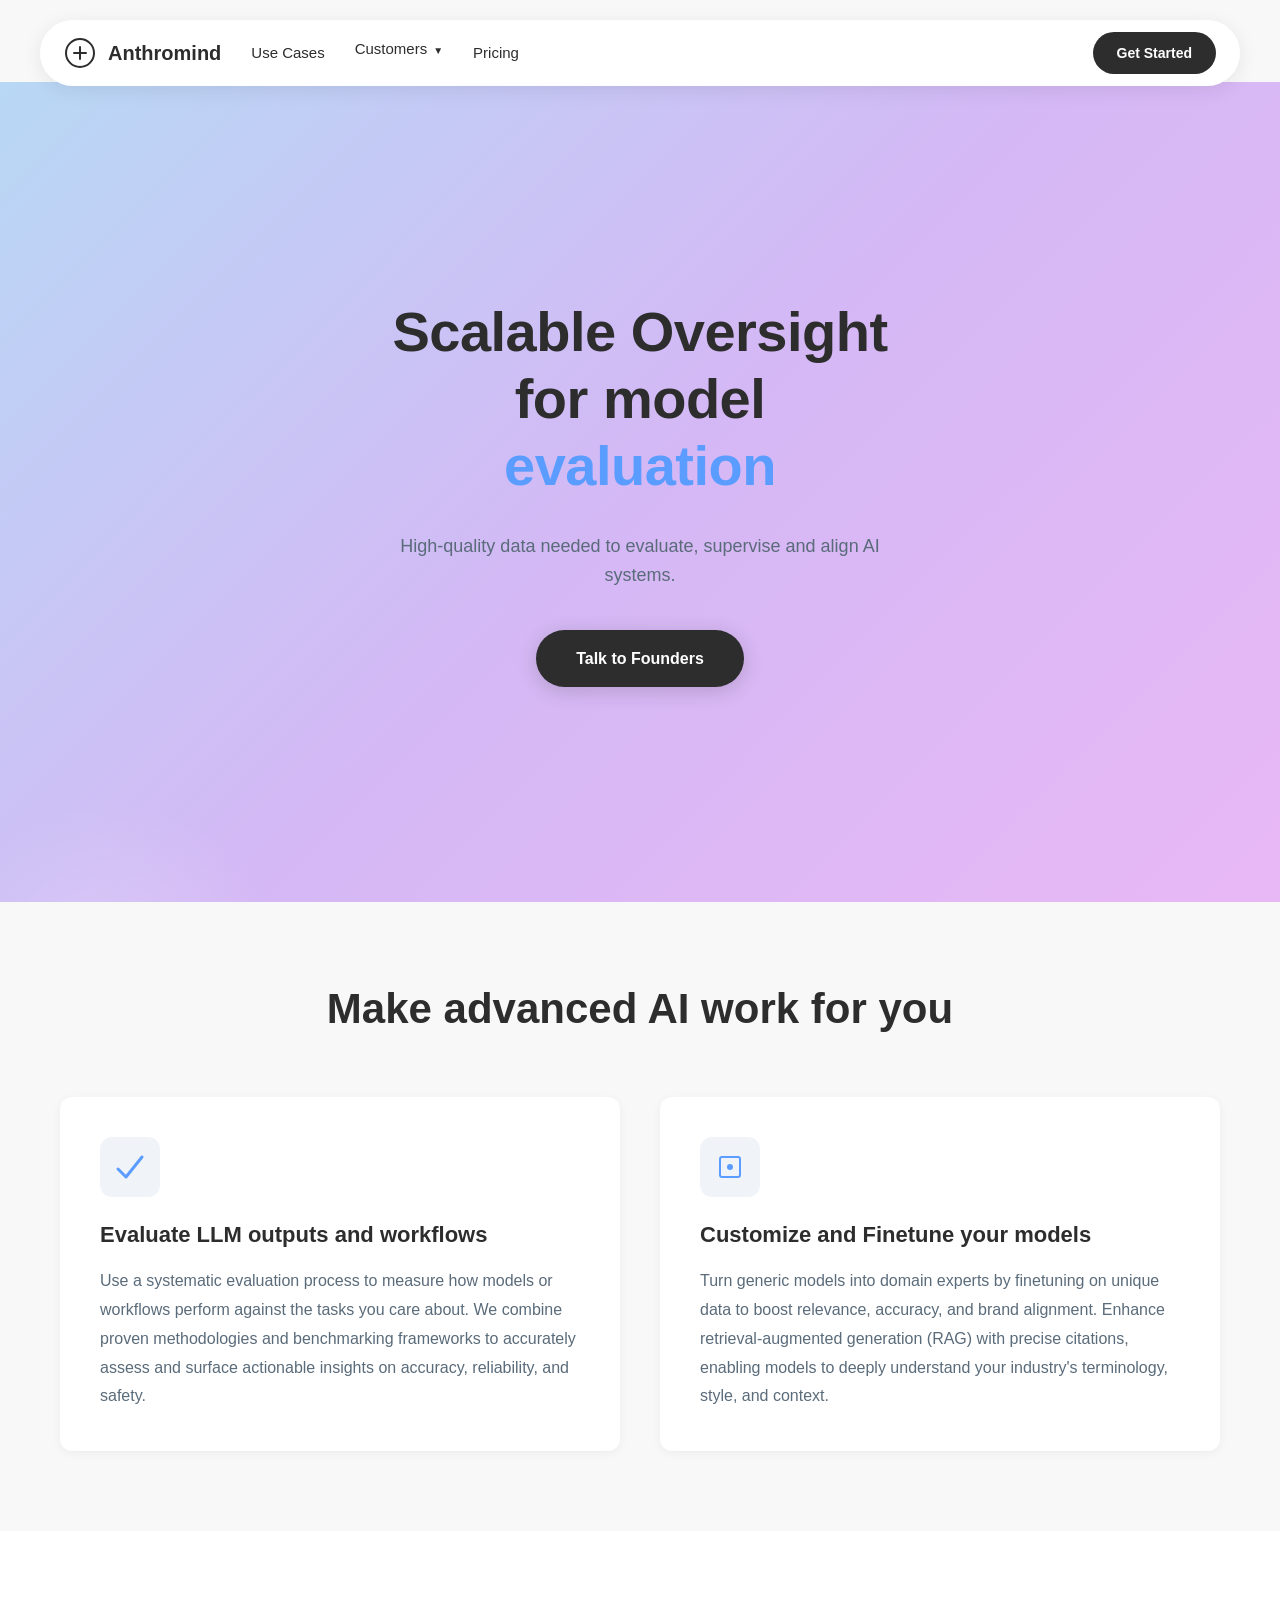
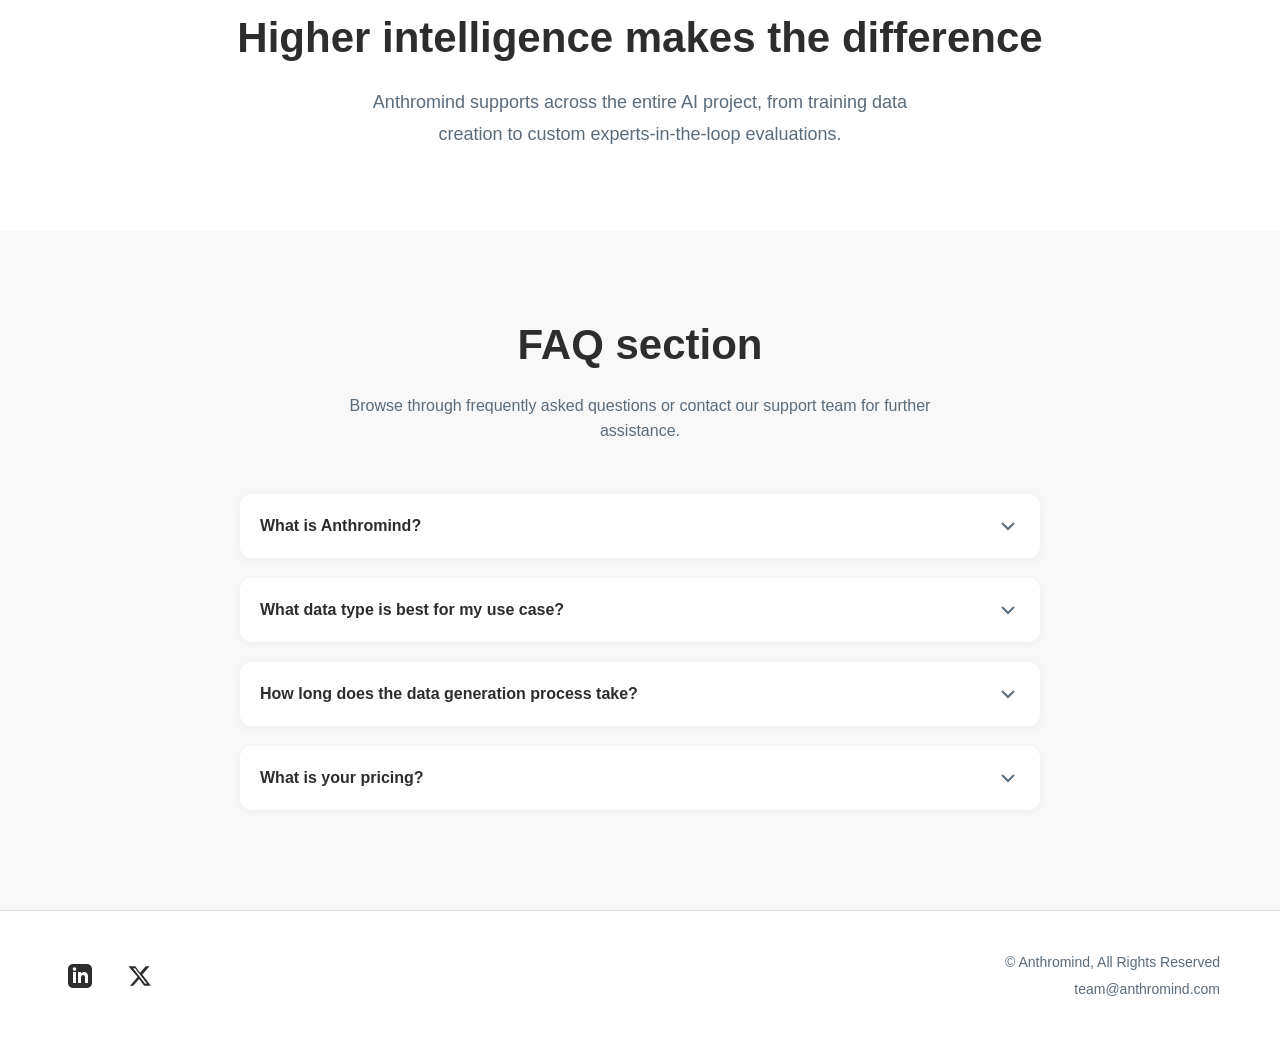
<file: index.html>
<!DOCTYPE html>
<html lang="en">
<head>
    <meta charset="UTF-8">
    <meta name="viewport" content="width=device-width, initial-scale=1.0">
    <title>Anthromind | Scalable oversight for LLMs</title>
    <link rel="stylesheet" href="styles.css">
</head>
<body>
    <!-- Header Navigation -->
    <header class="header">
        <div class="header-content">
            <a href="index.html" class="logo">
                <svg class="logo-icon" width="32" height="32" viewBox="0 0 32 32" fill="none">
                    <circle cx="16" cy="16" r="14" stroke="currentColor" stroke-width="2"/>
                    <path d="M16 10v12M10 16h12" stroke="currentColor" stroke-width="2" stroke-linecap="round"/>
                </svg>
                <span class="logo-text">Anthromind</span>
            </a>
            <nav class="nav-menu">
                <a href="use-cases.html" class="nav-link">Use Cases</a>
                <div class="nav-dropdown">
                    <a href="customers.html" class="nav-link">Customers</a>
                    <div class="dropdown-menu">
                        <a href="customers.html#foundation">Foundation Models</a>
                        <a href="customers.html#enterprise">Enterprise AI</a>
                        <a href="customers.html#academia">Academia</a>
                    </div>
                </div>
                <a href="pricing.html" class="nav-link">Pricing</a>
            </nav>
            <a href="sign-up.html" class="get-started-btn">Get Started</a>
            <button class="menu-btn" id="menuBtn">
                <svg width="24" height="24" viewBox="0 0 24 24" fill="none" stroke="currentColor" stroke-width="2">
                    <line x1="3" y1="6" x2="21" y2="6"></line>
                    <line x1="3" y1="12" x2="21" y2="12"></line>
                    <line x1="3" y1="18" x2="21" y2="18"></line>
                </svg>
            </button>
        </div>
    </header>

    <main>
        <!-- Hero Section -->
        <section class="hero">
            <div class="container">
                <div class="hero-content">
                    <div class="hero-title">
                        <span class="hero-main">Scalable Oversight</span>
                        <span class="hero-sub">for model</span>
                        <span class="rotating-word" id="rotatingWord">evaluation</span>
                    </div>
                    <p class="hero-description">High-quality data needed to evaluate, supervise and align AI systems.</p>
                    <a href="sign-up.html" class="cta-button">Talk to Founders</a>
                </div>
            </div>
        </section>

        <!-- Features Section -->
        <section class="features">
            <div class="container">
                <h2 class="section-title">Make advanced AI work for you</h2>
                <div class="features-grid">
                    <div class="feature-card">
                        <div class="feature-icon">
                            <svg width="40" height="40" viewBox="0 0 40 40" fill="none">
                                <path d="M8 22L16 30L32 10" stroke="currentColor" stroke-width="3" stroke-linecap="round" stroke-linejoin="round"/>
                            </svg>
                        </div>
                        <h3>Evaluate LLM outputs and workflows</h3>
                        <p>Use a systematic evaluation process to measure how models or workflows perform against the tasks you care about. We combine proven methodologies and benchmarking frameworks to accurately assess and surface actionable insights on accuracy, reliability, and safety.</p>
                    </div>
                    <div class="feature-card">
                        <div class="feature-icon">
                            <svg width="40" height="40" viewBox="0 0 40 40" fill="none">
                                <rect x="10" y="10" width="20" height="20" rx="2" stroke="currentColor" stroke-width="2"/>
                                <circle cx="20" cy="20" r="3" fill="currentColor"/>
                            </svg>
                        </div>
                        <h3>Customize and Finetune your models</h3>
                        <p>Turn generic models into domain experts by finetuning on unique data to boost relevance, accuracy, and brand alignment. Enhance retrieval-augmented generation (RAG) with precise citations, enabling models to deeply understand your industry's terminology, style, and context.</p>
                    </div>
                </div>
            </div>
        </section>

        <!-- Intelligence Section -->
        <section class="intelligence">
            <div class="container">
                <h2>Higher intelligence makes the difference</h2>
                <p>Anthromind supports across the entire AI project, from training data creation to custom experts-in-the-loop evaluations.</p>
            </div>
        </section>

        <!-- FAQ Section -->
        <section class="faq">
            <div class="container">
                <h2>FAQ section</h2>
                <p class="faq-subtitle">Browse through frequently asked questions or contact our support team for further assistance.</p>
                
                <div class="faq-items">
                    <div class="faq-item">
                        <button class="faq-question">
                            <span>What is Anthromind?</span>
                            <svg class="chevron" width="24" height="24" viewBox="0 0 24 24" fill="none" stroke="currentColor" stroke-width="2">
                                <polyline points="6 9 12 15 18 9"></polyline>
                            </svg>
                        </button>
                        <div class="faq-answer">
                            <p>Anthromind helps you generate specialized data for your evaluation or fine-tuning use case. It can be domain specific (legal, financial etc.) or use case specific (coding, RAG, tool use etc.).</p>
                        </div>
                    </div>

                    <div class="faq-item">
                        <button class="faq-question">
                            <span>What data type is best for my use case?</span>
                            <svg class="chevron" width="24" height="24" viewBox="0 0 24 24" fill="none" stroke="currentColor" stroke-width="2">
                                <polyline points="6 9 12 15 18 9"></polyline>
                            </svg>
                        </button>
                        <div class="faq-answer">
                            <p>We help you decide a data generation pipeline depending on the complexity of the use case.</p>
                        </div>
                    </div>

                    <div class="faq-item">
                        <button class="faq-question">
                            <span>How long does the data generation process take?</span>
                            <svg class="chevron" width="24" height="24" viewBox="0 0 24 24" fill="none" stroke="currentColor" stroke-width="2">
                                <polyline points="6 9 12 15 18 9"></polyline>
                            </svg>
                        </button>
                        <div class="faq-answer">
                            <p>For simpler tasks it takes anywhere between a few minutes to a few hours. For complex tasks like reasoning datasets it takes between 2 - 3 weeks.</p>
                        </div>
                    </div>

                    <div class="faq-item">
                        <button class="faq-question">
                            <span>What is your pricing?</span>
                            <svg class="chevron" width="24" height="24" viewBox="0 0 24 24" fill="none" stroke="currentColor" stroke-width="2">
                                <polyline points="6 9 12 15 18 9"></polyline>
                            </svg>
                        </button>
                        <div class="faq-answer">
                            <p>We have transparent pricing, with no minimum contract value. Once we assess your use case and the effort it takes on our end, we let you know the project pricing before start of the project. Talk to an Anthromind expert for more details.</p>
                        </div>
                    </div>
                </div>
            </div>
        </section>
    </main>

    <!-- Footer -->
    <footer class="footer">
        <div class="container">
            <div class="footer-content">
                <div class="footer-social">
                    <a href="https://www.linkedin.com/company/anthromind" target="_blank" rel="noopener noreferrer">
                        <svg width="24" height="24" viewBox="0 0 24 24" fill="currentColor">
                            <path d="M19 0h-14c-2.761 0-5 2.239-5 5v14c0 2.761 2.239 5 5 5h14c2.762 0 5-2.239 5-5v-14c0-2.761-2.238-5-5-5zm-11 19h-3v-11h3v11zm-1.5-12.268c-.966 0-1.75-.79-1.75-1.764s.784-1.764 1.75-1.764 1.75.79 1.75 1.764-.783 1.764-1.75 1.764zm13.5 12.268h-3v-5.604c0-3.368-4-3.113-4 0v5.604h-3v-11h3v1.765c1.396-2.586 7-2.777 7 2.476v6.759z"/>
                        </svg>
                    </a>
                    <a href="https://x.com/AnthromindInc" target="_blank" rel="noopener noreferrer">
                        <svg width="24" height="24" viewBox="0 0 24 24" fill="currentColor">
                            <path d="M18.244 2.25h3.308l-7.227 8.26 8.502 11.24h-6.637l-5.1-6.694-5.867 6.694h-3.31l7.75-8.835L.424 2.25h6.837l4.866 6.44 5.517-6.44zm-1.161 17.52h1.833L7.084 4.126H5.117z"/>
                        </svg>
                    </a>
                </div>
                <div class="footer-info">
                    <p>&copy; Anthromind, All Rights Reserved</p>
                    <a href="mailto:team@anthromind.com">team@anthromind.com</a>
                </div>
            </div>
        </div>
    </footer>

    <script src="script.js"></script>
</body>
</html>
</file>
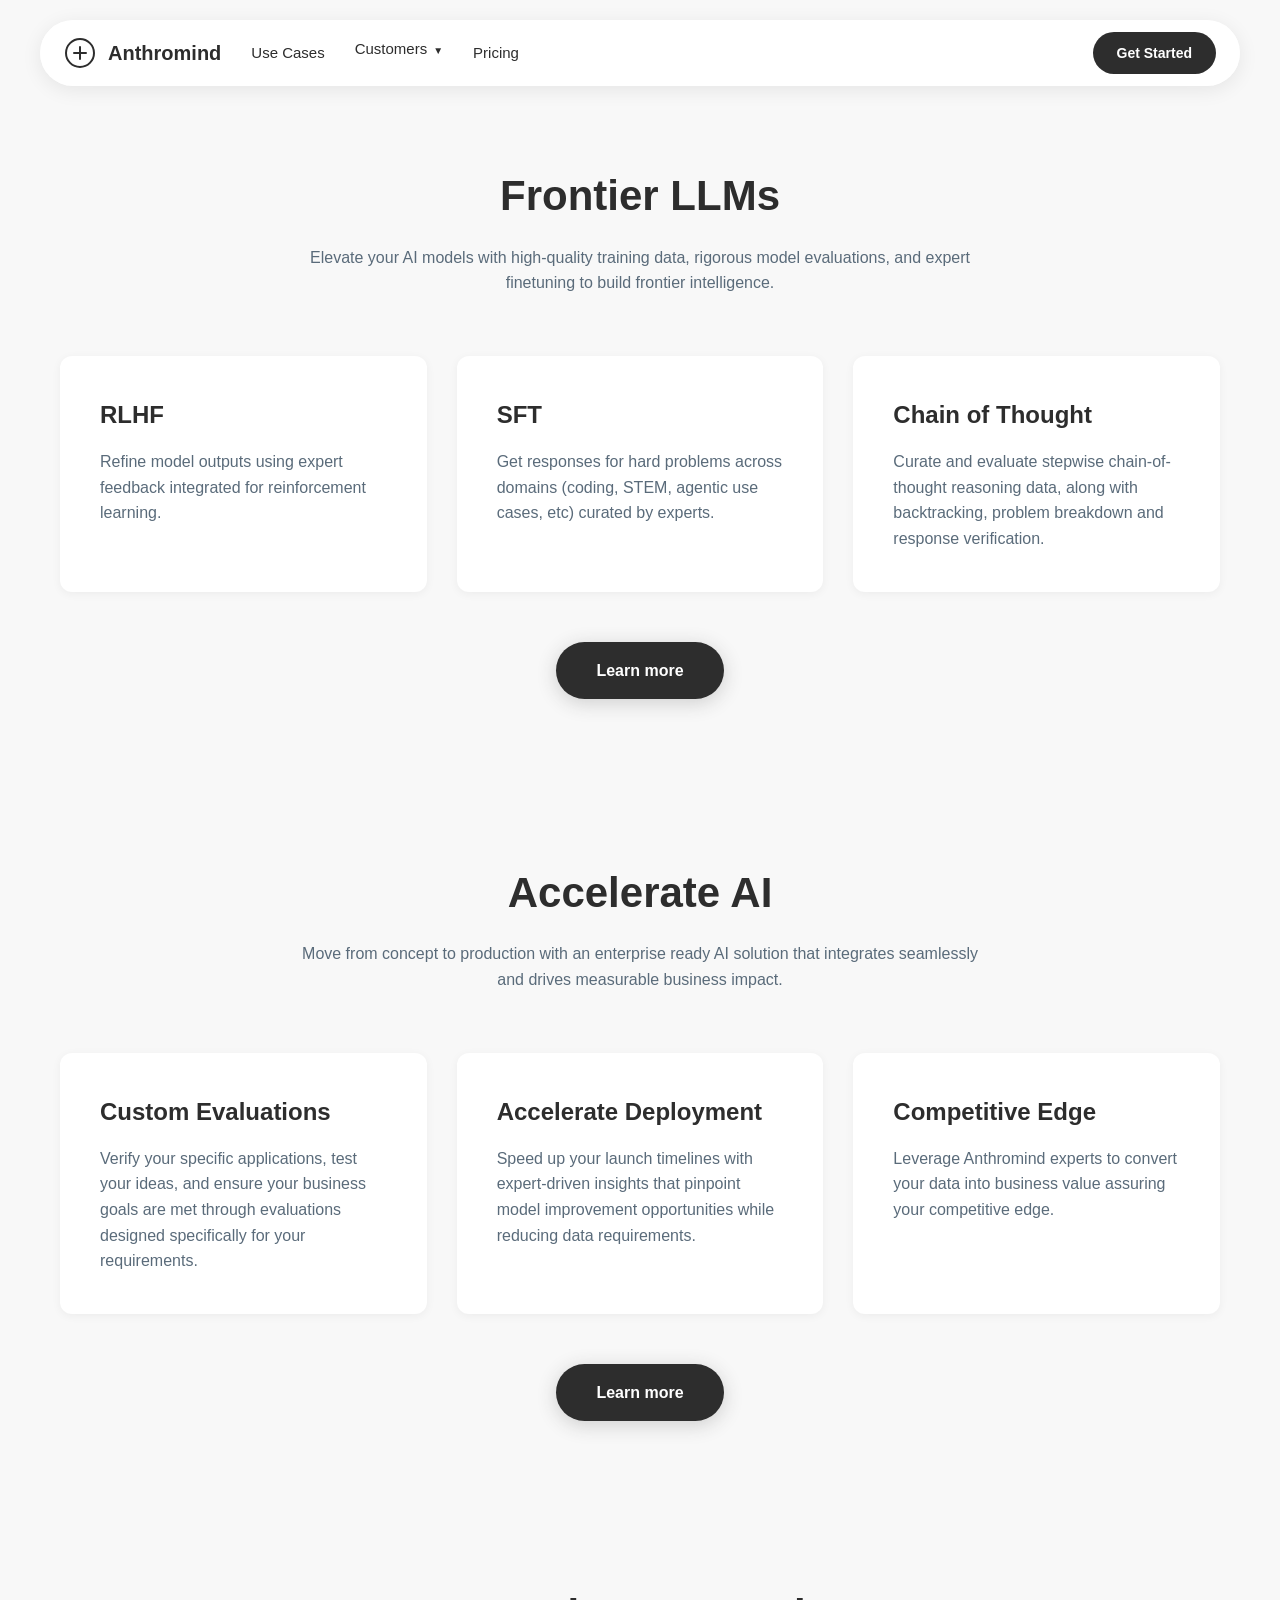
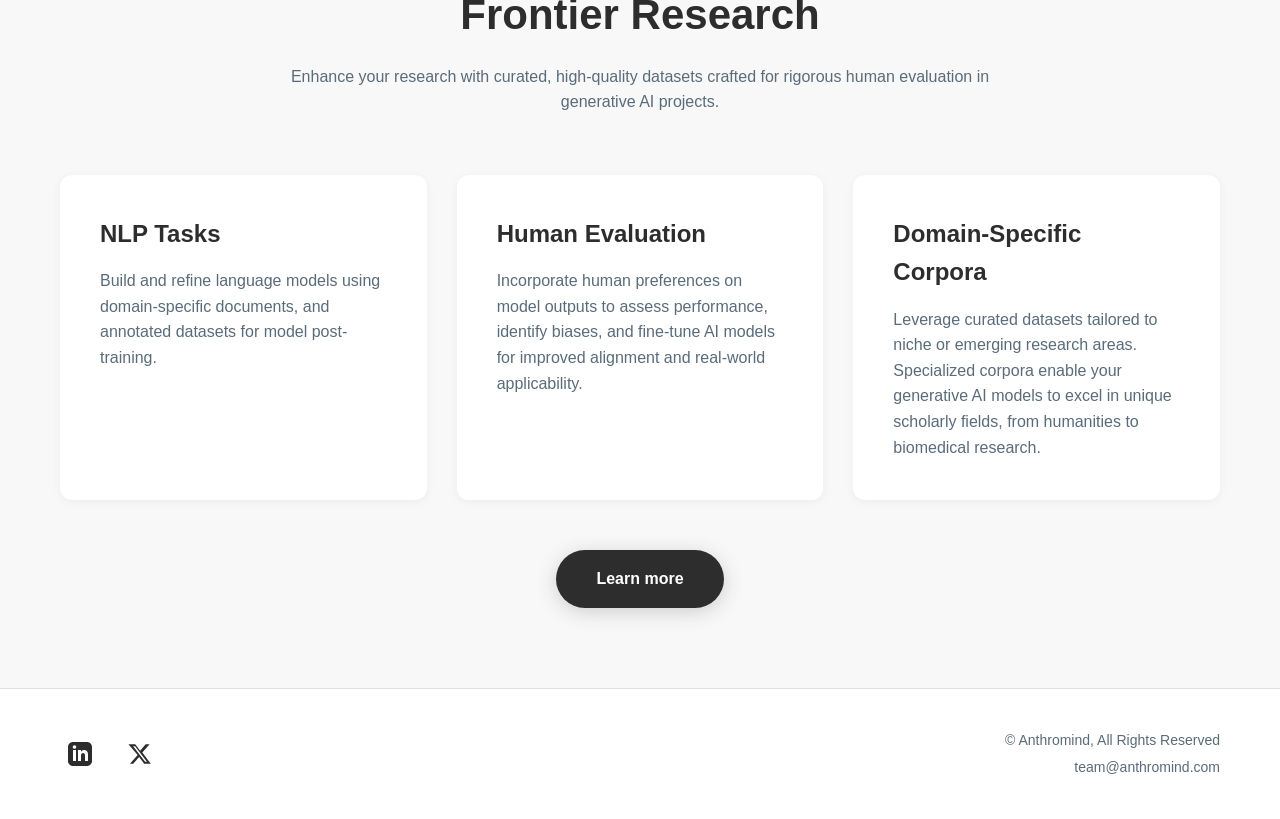
<file: customers.html>
<!DOCTYPE html>
<html lang="en">
<head>
    <meta charset="UTF-8">
    <meta name="viewport" content="width=device-width, initial-scale=1.0">
    <title>Customers | Anthromind</title>
    <link rel="stylesheet" href="styles.css">
</head>
<body>
    <!-- Header Navigation -->
    <header class="header">
        <div class="header-content">
            <a href="index.html" class="logo">
                <svg class="logo-icon" width="32" height="32" viewBox="0 0 32 32" fill="none">
                    <circle cx="16" cy="16" r="14" stroke="currentColor" stroke-width="2"/>
                    <path d="M16 10v12M10 16h12" stroke="currentColor" stroke-width="2" stroke-linecap="round"/>
                </svg>
                <span class="logo-text">Anthromind</span>
            </a>
            <nav class="nav-menu">
                <a href="use-cases.html" class="nav-link">Use Cases</a>
                <div class="nav-dropdown">
                    <a href="customers.html" class="nav-link">Customers</a>
                    <div class="dropdown-menu">
                        <a href="customers.html#foundation">Foundation Models</a>
                        <a href="customers.html#enterprise">Enterprise AI</a>
                        <a href="customers.html#academia">Academia</a>
                    </div>
                </div>
                <a href="pricing.html" class="nav-link">Pricing</a>
            </nav>
            <a href="sign-up.html" class="get-started-btn">Get Started</a>
            <button class="menu-btn" id="menuBtn">
                <svg width="24" height="24" viewBox="0 0 24 24" fill="none" stroke="currentColor" stroke-width="2">
                    <line x1="3" y1="6" x2="21" y2="6"></line>
                    <line x1="3" y1="12" x2="21" y2="12"></line>
                    <line x1="3" y1="18" x2="21" y2="18"></line>
                </svg>
            </button>
        </div>
    </header>

    <main>
        <!-- Foundation Models Section -->
        <section id="foundation" style="background-color: #f8f8f8; padding: 80px 20px;">
            <div class="container">
                <h2 style="font-size: 42px; font-weight: 700; color: #2d2d2d; text-align: center; margin-bottom: 15px;">Frontier LLMs</h2>
                <p style="font-size: 16px; color: #5a6b7a; text-align: center; margin-bottom: 60px; max-width: 700px; margin-left: auto; margin-right: auto;">Elevate your AI models with high-quality training data, rigorous model evaluations, and expert finetuning to build frontier intelligence.</p>
                
                <div style="display: grid; grid-template-columns: repeat(3, 1fr); gap: 30px; margin-bottom: 50px;">
                    <div style="background: white; padding: 40px; border-radius: 12px; box-shadow: 0 2px 10px rgba(0, 0, 0, 0.05);">
                        <h3 style="font-size: 24px; font-weight: 600; color: #2d2d2d; margin-bottom: 15px;">RLHF</h3>
                        <p style="color: #5a6b7a; line-height: 1.6;">Refine model outputs using expert feedback integrated for reinforcement learning.</p>
                    </div>
                    <div style="background: white; padding: 40px; border-radius: 12px; box-shadow: 0 2px 10px rgba(0, 0, 0, 0.05);">
                        <h3 style="font-size: 24px; font-weight: 600; color: #2d2d2d; margin-bottom: 15px;">SFT</h3>
                        <p style="color: #5a6b7a; line-height: 1.6;">Get responses for hard problems across domains (coding, STEM, agentic use cases, etc) curated by experts.</p>
                    </div>
                    <div style="background: white; padding: 40px; border-radius: 12px; box-shadow: 0 2px 10px rgba(0, 0, 0, 0.05);">
                        <h3 style="font-size: 24px; font-weight: 600; color: #2d2d2d; margin-bottom: 15px;">Chain of Thought</h3>
                        <p style="color: #5a6b7a; line-height: 1.6;">Curate and evaluate stepwise chain-of-thought reasoning data, along with backtracking, problem breakdown and response verification.</p>
                    </div>
                </div>
                
                <div style="text-align: center;">
                    <a href="sign-up.html" class="cta-button">Learn more</a>
                </div>
            </div>
        </section>

        <!-- Enterprise AI Section -->
        <section id="enterprise" style="background-color: #f8f8f8; padding: 80px 20px;">
            <div class="container">
                <h2 style="font-size: 42px; font-weight: 700; color: #2d2d2d; text-align: center; margin-bottom: 15px;">Accelerate AI</h2>
                <p style="font-size: 16px; color: #5a6b7a; text-align: center; margin-bottom: 60px; max-width: 700px; margin-left: auto; margin-right: auto;">Move from concept to production with an enterprise ready AI solution that integrates seamlessly and drives measurable business impact.</p>
                
                <div style="display: grid; grid-template-columns: repeat(3, 1fr); gap: 30px; margin-bottom: 50px;">
                    <div style="background: white; padding: 40px; border-radius: 12px; box-shadow: 0 2px 10px rgba(0, 0, 0, 0.05);">
                        <h3 style="font-size: 24px; font-weight: 600; color: #2d2d2d; margin-bottom: 15px;">Custom Evaluations</h3>
                        <p style="color: #5a6b7a; line-height: 1.6;">Verify your specific applications, test your ideas, and ensure your business goals are met through evaluations designed specifically for your requirements.</p>
                    </div>
                    <div style="background: white; padding: 40px; border-radius: 12px; box-shadow: 0 2px 10px rgba(0, 0, 0, 0.05);">
                        <h3 style="font-size: 24px; font-weight: 600; color: #2d2d2d; margin-bottom: 15px;">Accelerate Deployment</h3>
                        <p style="color: #5a6b7a; line-height: 1.6;">Speed up your launch timelines with expert-driven insights that pinpoint model improvement opportunities while reducing data requirements.</p>
                    </div>
                    <div style="background: white; padding: 40px; border-radius: 12px; box-shadow: 0 2px 10px rgba(0, 0, 0, 0.05);">
                        <h3 style="font-size: 24px; font-weight: 600; color: #2d2d2d; margin-bottom: 15px;">Competitive Edge</h3>
                        <p style="color: #5a6b7a; line-height: 1.6;">Leverage Anthromind experts to convert your data into business value assuring your competitive edge.</p>
                    </div>
                </div>
                
                <div style="text-align: center;">
                    <a href="sign-up.html" class="cta-button">Learn more</a>
                </div>
            </div>
        </section>

        <!-- Academia Section -->
        <section id="academia" style="background-color: #f8f8f8; padding: 80px 20px;">
            <div class="container">
                <h2 style="font-size: 42px; font-weight: 700; color: #2d2d2d; text-align: center; margin-bottom: 15px;">Frontier Research</h2>
                <p style="font-size: 16px; color: #5a6b7a; text-align: center; margin-bottom: 60px; max-width: 700px; margin-left: auto; margin-right: auto;">Enhance your research with curated, high-quality datasets crafted for rigorous human evaluation in generative AI projects.</p>
                
                <div style="display: grid; grid-template-columns: repeat(3, 1fr); gap: 30px; margin-bottom: 50px;">
                    <div style="background: white; padding: 40px; border-radius: 12px; box-shadow: 0 2px 10px rgba(0, 0, 0, 0.05);">
                        <h3 style="font-size: 24px; font-weight: 600; color: #2d2d2d; margin-bottom: 15px;">NLP Tasks</h3>
                        <p style="color: #5a6b7a; line-height: 1.6;">Build and refine language models using domain-specific documents, and annotated datasets for model post-training.</p>
                    </div>
                    <div style="background: white; padding: 40px; border-radius: 12px; box-shadow: 0 2px 10px rgba(0, 0, 0, 0.05);">
                        <h3 style="font-size: 24px; font-weight: 600; color: #2d2d2d; margin-bottom: 15px;">Human Evaluation</h3>
                        <p style="color: #5a6b7a; line-height: 1.6;">Incorporate human preferences on model outputs to assess performance, identify biases, and fine-tune AI models for improved alignment and real-world applicability.</p>
                    </div>
                    <div style="background: white; padding: 40px; border-radius: 12px; box-shadow: 0 2px 10px rgba(0, 0, 0, 0.05);">
                        <h3 style="font-size: 24px; font-weight: 600; color: #2d2d2d; margin-bottom: 15px;">Domain-Specific Corpora</h3>
                        <p style="color: #5a6b7a; line-height: 1.6;">Leverage curated datasets tailored to niche or emerging research areas. Specialized corpora enable your generative AI models to excel in unique scholarly fields, from humanities to biomedical research.</p>
                    </div>
                </div>
                
                <div style="text-align: center;">
                    <a href="sign-up.html" class="cta-button">Learn more</a>
                </div>
            </div>
        </section>
    </main>

    <!-- Footer -->
    <footer class="footer">
        <div class="container">
            <div class="footer-content">
                <div class="footer-social">
                    <a href="https://www.linkedin.com/company/anthromind" target="_blank" rel="noopener noreferrer">
                        <svg width="24" height="24" viewBox="0 0 24 24" fill="currentColor">
                            <path d="M19 0h-14c-2.761 0-5 2.239-5 5v14c0 2.761 2.239 5 5 5h14c2.762 0 5-2.239 5-5v-14c0-2.761-2.238-5-5-5zm-11 19h-3v-11h3v11zm-1.5-12.268c-.966 0-1.75-.79-1.75-1.764s.784-1.764 1.75-1.764 1.75.79 1.75 1.764-.783 1.764-1.75 1.764zm13.5 12.268h-3v-5.604c0-3.368-4-3.113-4 0v5.604h-3v-11h3v1.765c1.396-2.586 7-2.777 7 2.476v6.759z"/>
                        </svg>
                    </a>
                    <a href="https://x.com/AnthromindInc" target="_blank" rel="noopener noreferrer">
                        <svg width="24" height="24" viewBox="0 0 24 24" fill="currentColor">
                            <path d="M18.244 2.25h3.308l-7.227 8.26 8.502 11.24h-6.637l-5.1-6.694-5.867 6.694h-3.31l7.75-8.835L.424 2.25h6.837l4.866 6.44 5.517-6.44zm-1.161 17.52h1.833L7.084 4.126H5.117z"/>
                        </svg>
                    </a>
                </div>
                <div class="footer-info">
                    <p>&copy; Anthromind, All Rights Reserved</p>
                    <a href="mailto:team@anthromind.com">team@anthromind.com</a>
                </div>
            </div>
        </div>
    </footer>

    <script src="script.js"></script>
</body>
</html>
</file>
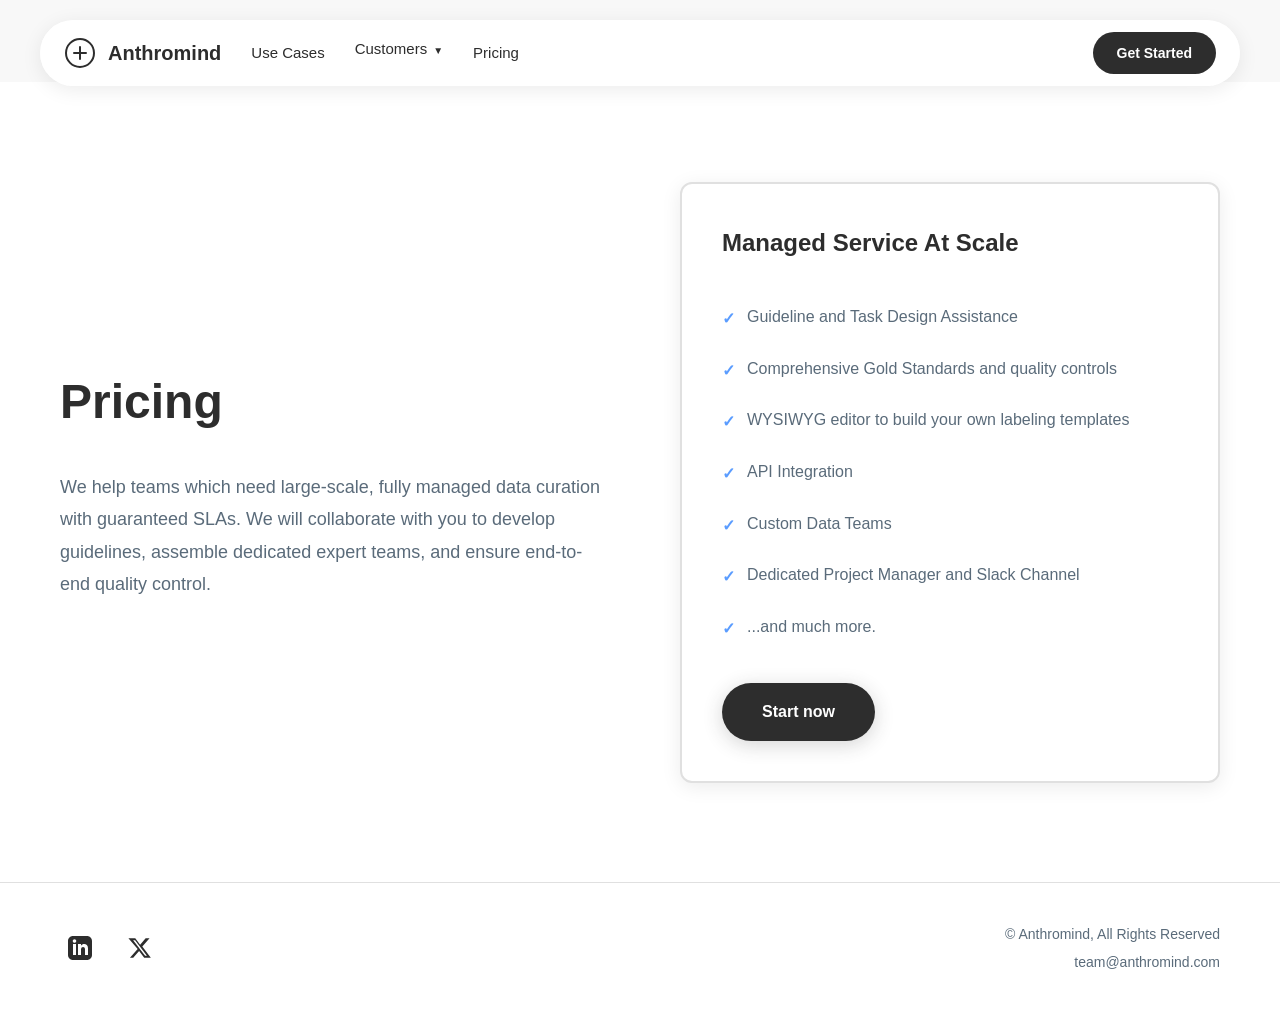
<file: pricing.html>
<!DOCTYPE html>
<html lang="en">
<head>
    <meta charset="UTF-8">
    <meta name="viewport" content="width=device-width, initial-scale=1.0">
    <title>Pricing | Anthromind</title>
    <link rel="stylesheet" href="styles.css">
    <style>
        @media (max-width: 900px) {
            main > section {
                padding: 60px 20px !important;
            }
            main > section > div {
                display: block !important;
            }
            main > section > div > div:first-child {
                margin-bottom: 40px;
            }
        }
    </style>
</head>
<body>
    <!-- Header Navigation -->
    <header class="header">
        <div class="header-content">
            <a href="index.html" class="logo">
                <svg class="logo-icon" width="32" height="32" viewBox="0 0 32 32" fill="none">
                    <circle cx="16" cy="16" r="14" stroke="currentColor" stroke-width="2"/>
                    <path d="M16 10v12M10 16h12" stroke="currentColor" stroke-width="2" stroke-linecap="round"/>
                </svg>
                <span class="logo-text">Anthromind</span>
            </a>
            <nav class="nav-menu">
                <a href="use-cases.html" class="nav-link">Use Cases</a>
                <div class="nav-dropdown">
                    <a href="customers.html" class="nav-link">Customers</a>
                    <div class="dropdown-menu">
                        <a href="customers.html#foundation">Foundation Models</a>
                        <a href="customers.html#enterprise">Enterprise AI</a>
                        <a href="customers.html#academia">Academia</a>
                    </div>
                </div>
                <a href="pricing.html" class="nav-link">Pricing</a>
            </nav>
            <a href="sign-up.html" class="get-started-btn">Get Started</a>
            <button class="menu-btn" id="menuBtn">
                <svg width="24" height="24" viewBox="0 0 24 24" fill="none" stroke="currentColor" stroke-width="2">
                    <line x1="3" y1="6" x2="21" y2="6"></line>
                    <line x1="3" y1="12" x2="21" y2="12"></line>
                    <line x1="3" y1="18" x2="21" y2="18"></line>
                </svg>
            </button>
        </div>
    </header>

    <main>
        <!-- Pricing Section -->
        <section style="background-color: white; padding: 80px 20px; min-height: calc(100vh - 100px); display: flex; align-items: center;">
            <div class="container" style="max-width: 1200px;">
                <div style="display: grid; grid-template-columns: 1fr 1fr; gap: 80px; align-items: center;">
                    <!-- Left Side: Title and Description -->
                    <div>
                        <h1 style="font-size: 48px; font-weight: 700; color: #2d2d2d; margin-bottom: 30px;">Pricing</h1>
                        <p style="font-size: 18px; color: #5a6b7a; line-height: 1.8; margin-bottom: 0;">
                            We help teams which need large-scale, fully managed data curation with guaranteed SLAs. We will collaborate with you to develop guidelines, assemble dedicated expert teams, and ensure end-to-end quality control.
                        </p>
                    </div>

                    <!-- Right Side: Featured Service Card -->
                    <div style="background: white; padding: 40px; border-radius: 12px; box-shadow: 0 4px 20px rgba(0, 0, 0, 0.08); border: 2px solid #e0e0e0;">
                        <h3 style="font-size: 24px; font-weight: 600; color: #2d2d2d; margin-bottom: 30px;">Managed Service At Scale</h3>
                        
                        <ul style="list-style: none; margin: 0; padding: 0;">
                            <li style="padding: 12px 0; color: #5a6b7a; display: flex; align-items: flex-start; gap: 12px;">
                                <span style="color: #5a9cff; font-weight: bold; flex-shrink: 0; margin-top: 2px;">✓</span>
                                <span>Guideline and Task Design Assistance</span>
                            </li>
                            <li style="padding: 12px 0; color: #5a6b7a; display: flex; align-items: flex-start; gap: 12px;">
                                <span style="color: #5a9cff; font-weight: bold; flex-shrink: 0; margin-top: 2px;">✓</span>
                                <span>Comprehensive Gold Standards and quality controls</span>
                            </li>
                            <li style="padding: 12px 0; color: #5a6b7a; display: flex; align-items: flex-start; gap: 12px;">
                                <span style="color: #5a9cff; font-weight: bold; flex-shrink: 0; margin-top: 2px;">✓</span>
                                <span>WYSIWYG editor to build your own labeling templates</span>
                            </li>
                            <li style="padding: 12px 0; color: #5a6b7a; display: flex; align-items: flex-start; gap: 12px;">
                                <span style="color: #5a9cff; font-weight: bold; flex-shrink: 0; margin-top: 2px;">✓</span>
                                <span>API Integration</span>
                            </li>
                            <li style="padding: 12px 0; color: #5a6b7a; display: flex; align-items: flex-start; gap: 12px;">
                                <span style="color: #5a9cff; font-weight: bold; flex-shrink: 0; margin-top: 2px;">✓</span>
                                <span>Custom Data Teams</span>
                            </li>
                            <li style="padding: 12px 0; color: #5a6b7a; display: flex; align-items: flex-start; gap: 12px;">
                                <span style="color: #5a9cff; font-weight: bold; flex-shrink: 0; margin-top: 2px;">✓</span>
                                <span>Dedicated Project Manager and Slack Channel</span>
                            </li>
                            <li style="padding: 12px 0; color: #5a6b7a; display: flex; align-items: flex-start; gap: 12px;">
                                <span style="color: #5a9cff; font-weight: bold; flex-shrink: 0; margin-top: 2px;">✓</span>
                                <span>...and much more.</span>
                            </li>
                        </ul>

                        <a href="sign-up.html" class="cta-button" style="margin-top: 30px; display: inline-block;">Start now</a>
                    </div>
                </div>
            </div>
        </section>
    </main>

    <!-- Footer -->
    <footer class="footer">
        <div class="container">
            <div class="footer-content">
                <div class="footer-social">
                    <a href="https://www.linkedin.com/company/anthromind" target="_blank" rel="noopener noreferrer">
                        <svg width="24" height="24" viewBox="0 0 24 24" fill="currentColor">
                            <path d="M19 0h-14c-2.761 0-5 2.239-5 5v14c0 2.761 2.239 5 5 5h14c2.762 0 5-2.239 5-5v-14c0-2.761-2.238-5-5-5zm-11 19h-3v-11h3v11zm-1.5-12.268c-.966 0-1.75-.79-1.75-1.764s.784-1.764 1.75-1.764 1.75.79 1.75 1.764-.783 1.764-1.75 1.764zm13.5 12.268h-3v-5.604c0-3.368-4-3.113-4 0v5.604h-3v-11h3v1.765c1.396-2.586 7-2.777 7 2.476v6.759z"/>
                        </svg>
                    </a>
                    <a href="https://x.com/AnthromindInc" target="_blank" rel="noopener noreferrer">
                        <svg width="24" height="24" viewBox="0 0 24 24" fill="currentColor">
                            <path d="M18.244 2.25h3.308l-7.227 8.26 8.502 11.24h-6.637l-5.1-6.694-5.867 6.694h-3.31l7.75-8.835L.424 2.25h6.837l4.866 6.44 5.517-6.44zm-1.161 17.52h1.833L7.084 4.126H5.117z"/>
                        </svg>
                    </a>
                </div>
                <div class="footer-info">
                    <p>&copy; Anthromind, All Rights Reserved</p>
                    <a href="mailto:team@anthromind.com">team@anthromind.com</a>
                </div>
            </div>
        </div>
    </footer>

    <script src="script.js"></script>
</body>
</html>
</file>
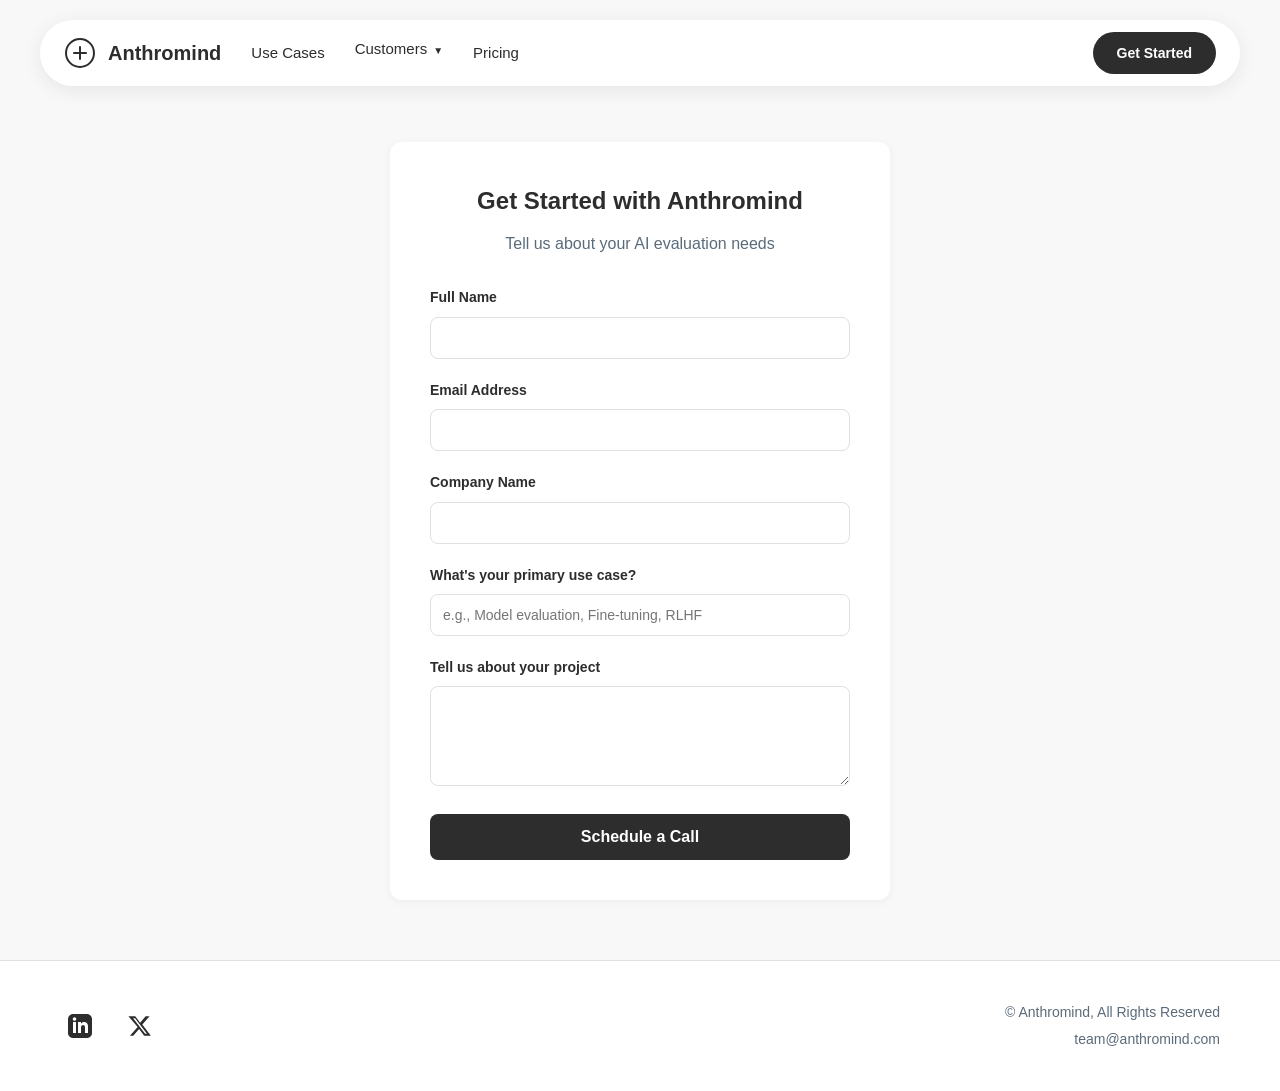
<file: sign-up.html>
<!DOCTYPE html>
<html lang="en">
<head>
    <meta charset="UTF-8">
    <meta name="viewport" content="width=device-width, initial-scale=1.0">
    <title>Sign Up | Anthromind</title>
    <link rel="stylesheet" href="styles.css">
    <style>
        .signup-container {
            max-width: 500px;
            margin: 60px auto;
            padding: 40px;
            background: white;
            border-radius: 12px;
            box-shadow: 0 2px 10px rgba(0, 0, 0, 0.05);
        }
        .form-group {
            margin-bottom: 20px;
        }
        .form-group label {
            display: block;
            margin-bottom: 8px;
            color: #2d2d2d;
            font-weight: 600;
            font-size: 14px;
        }
        .form-group input,
        .form-group textarea {
            width: 100%;
            padding: 12px;
            border: 1px solid #e0e0e0;
            border-radius: 8px;
            font-size: 14px;
            font-family: inherit;
            transition: all 0.3s ease;
        }
        .form-group input:focus,
        .form-group textarea:focus {
            outline: none;
            border-color: #5a9cff;
            box-shadow: 0 0 0 3px rgba(90, 156, 255, 0.1);
        }
        .form-group textarea {
            resize: vertical;
            min-height: 100px;
        }
        .submit-btn {
            width: 100%;
            padding: 14px;
            background-color: #2d2d2d;
            color: white;
            border: none;
            border-radius: 8px;
            font-size: 16px;
            font-weight: 600;
            cursor: pointer;
            transition: all 0.3s ease;
        }
        .submit-btn:hover {
            background-color: #1a1a1a;
            transform: translateY(-2px);
        }
        .form-header {
            text-align: center;
            margin-bottom: 30px;
        }
        .form-header h2 {
            color: #2d2d2d;
            margin-bottom: 10px;
        }
        .form-header p {
            color: #5a6b7a;
        }
        .success-message {
            display: none;
            text-align: center;
            padding: 40px;
            color: #2d2d2d;
        }
        .success-message h2 {
            color: #5a9cff;
            margin-bottom: 15px;
        }
    </style>
</head>
<body>
    <!-- Header Navigation -->
    <header class="header">
        <div class="header-content">
            <a href="index.html" class="logo">
                <svg class="logo-icon" width="32" height="32" viewBox="0 0 32 32" fill="none">
                    <circle cx="16" cy="16" r="14" stroke="currentColor" stroke-width="2"/>
                    <path d="M16 10v12M10 16h12" stroke="currentColor" stroke-width="2" stroke-linecap="round"/>
                </svg>
                <span class="logo-text">Anthromind</span>
            </a>
            <nav class="nav-menu">
                <a href="use-cases.html" class="nav-link">Use Cases</a>
                <div class="nav-dropdown">
                    <a href="customers.html" class="nav-link">Customers</a>
                    <div class="dropdown-menu">
                        <a href="customers.html#foundation">Foundation Models</a>
                        <a href="customers.html#enterprise">Enterprise AI</a>
                        <a href="customers.html#academia">Academia</a>
                    </div>
                </div>
                <a href="pricing.html" class="nav-link">Pricing</a>
            </nav>
            <a href="sign-up.html" class="get-started-btn">Get Started</a>
            <button class="menu-btn" id="menuBtn">
                <svg width="24" height="24" viewBox="0 0 24 24" fill="none" stroke="currentColor" stroke-width="2">
                    <line x1="3" y1="6" x2="21" y2="6"></line>
                    <line x1="3" y1="12" x2="21" y2="12"></line>
                    <line x1="3" y1="18" x2="21" y2="18"></line>
                </svg>
            </button>
        </div>
    </header>

    <main>
        <div class="container">
            <div class="signup-container">
                <div class="form-header">
                    <h2>Get Started with Anthromind</h2>
                    <p>Tell us about your AI evaluation needs</p>
                </div>

                <form id="signupForm">
                    <div class="form-group">
                        <label for="name">Full Name</label>
                        <input type="text" id="name" name="name" required>
                    </div>

                    <div class="form-group">
                        <label for="email">Email Address</label>
                        <input type="email" id="email" name="email" required>
                    </div>

                    <div class="form-group">
                        <label for="company">Company Name</label>
                        <input type="text" id="company" name="company" required>
                    </div>

                    <div class="form-group">
                        <label for="usecase">What's your primary use case?</label>
                        <input type="text" id="usecase" name="usecase" placeholder="e.g., Model evaluation, Fine-tuning, RLHF">
                    </div>

                    <div class="form-group">
                        <label for="message">Tell us about your project</label>
                        <textarea id="message" name="message" required></textarea>
                    </div>

                    <button type="submit" class="submit-btn">Schedule a Call</button>
                </form>

                <div id="successMessage" class="success-message">
                    <h2>Thank You! 🎉</h2>
                    <p>We've received your information and will be in touch shortly.</p>
                    <p style="margin-top: 20px;">Our team will contact you within 24 hours to discuss your AI needs.</p>
                </div>
            </div>
        </div>
    </main>

    <!-- Footer -->
    <footer class="footer">
        <div class="container">
            <div class="footer-content">
                <div class="footer-social">
                    <a href="https://www.linkedin.com/company/anthromind" target="_blank" rel="noopener noreferrer">
                        <svg width="24" height="24" viewBox="0 0 24 24" fill="currentColor">
                            <path d="M19 0h-14c-2.761 0-5 2.239-5 5v14c0 2.761 2.239 5 5 5h14c2.762 0 5-2.239 5-5v-14c0-2.761-2.238-5-5-5zm-11 19h-3v-11h3v11zm-1.5-12.268c-.966 0-1.75-.79-1.75-1.764s.784-1.764 1.75-1.764 1.75.79 1.75 1.764-.783 1.764-1.75 1.764zm13.5 12.268h-3v-5.604c0-3.368-4-3.113-4 0v5.604h-3v-11h3v1.765c1.396-2.586 7-2.777 7 2.476v6.759z"/>
                        </svg>
                    </a>
                    <a href="https://x.com/AnthromindInc" target="_blank" rel="noopener noreferrer">
                        <svg width="24" height="24" viewBox="0 0 24 24" fill="currentColor">
                            <path d="M18.244 2.25h3.308l-7.227 8.26 8.502 11.24h-6.637l-5.1-6.694-5.867 6.694h-3.31l7.75-8.835L.424 2.25h6.837l4.866 6.44 5.517-6.44zm-1.161 17.52h1.833L7.084 4.126H5.117z"/>
                        </svg>
                    </a>
                </div>
                <div class="footer-info">
                    <p>&copy; Anthromind, All Rights Reserved</p>
                    <a href="mailto:team@anthromind.com">team@anthromind.com</a>
                </div>
            </div>
        </div>
    </footer>

    <script>
        document.getElementById('signupForm').addEventListener('submit', function(e) {
            e.preventDefault();
            
            // Get form data
            const name = document.getElementById('name').value;
            const email = document.getElementById('email').value;
            const company = document.getElementById('company').value;
            const usecase = document.getElementById('usecase').value;
            const message = document.getElementById('message').value;
            
            // Log to console (simulating form submission)
            console.log('Form submitted:', { name, email, company, usecase, message });
            
            // Show success message
            document.getElementById('signupForm').style.display = 'none';
            document.querySelector('.form-header').style.display = 'none';
            document.getElementById('successMessage').style.display = 'block';
        });
    </script>
</body>
</html>
</file>
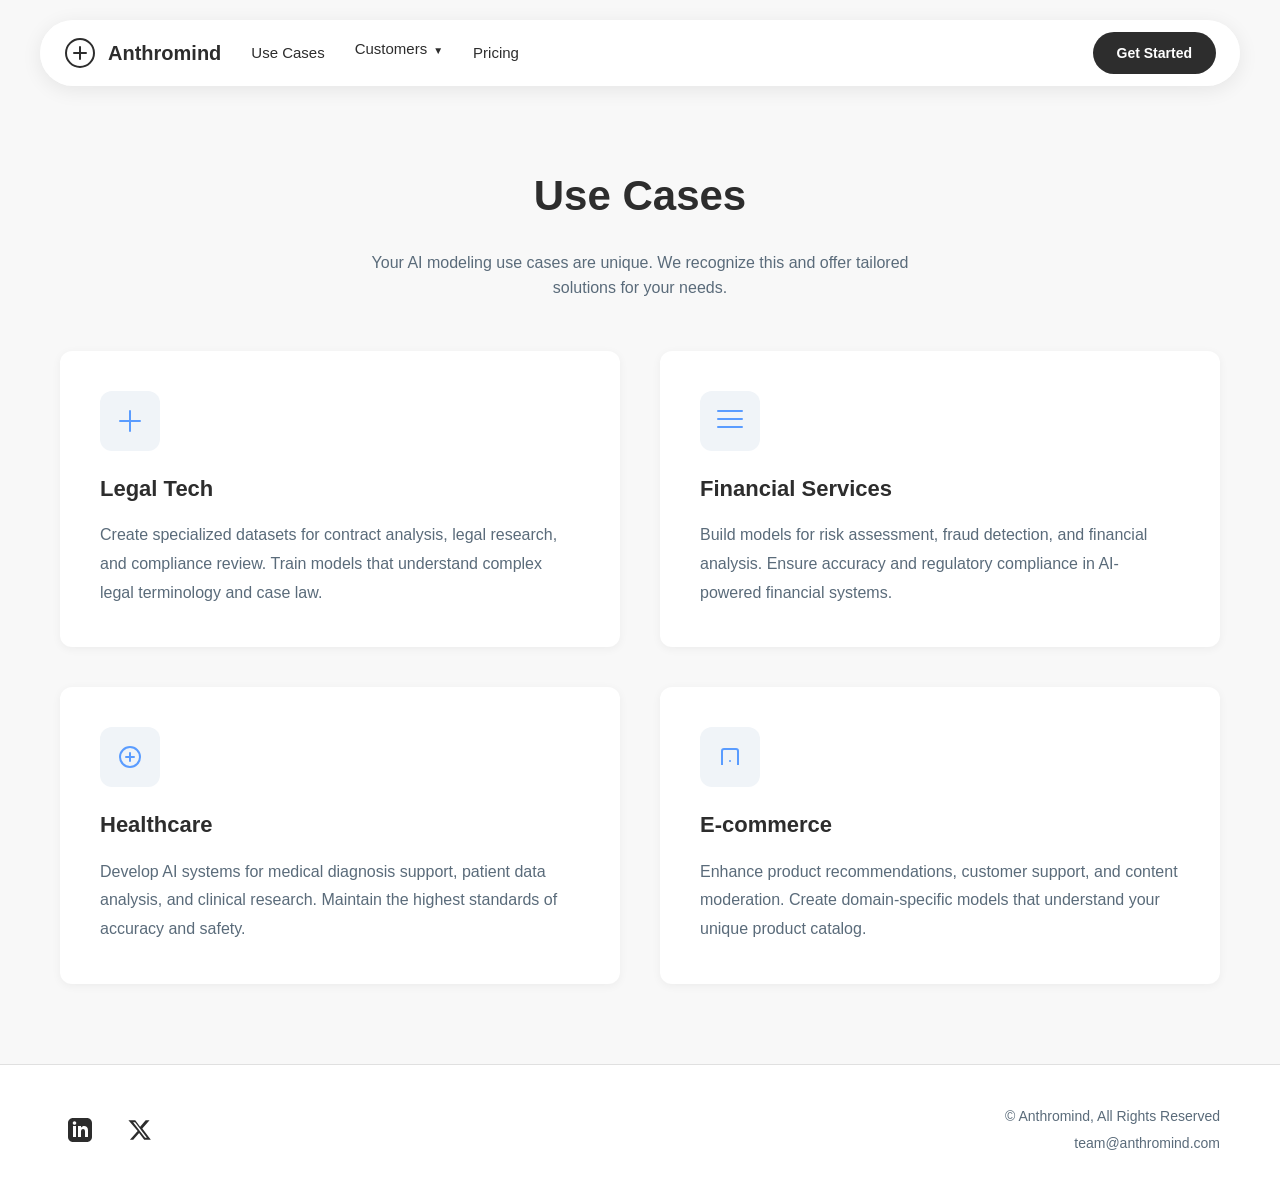
<file: use-cases.html>
<!DOCTYPE html>
<html lang="en">
<head>
    <meta charset="UTF-8">
    <meta name="viewport" content="width=device-width, initial-scale=1.0">
    <title>Use Cases | Anthromind</title>
    <link rel="stylesheet" href="styles.css">
</head>
<body>
    <!-- Header Navigation -->
    <header class="header">
        <div class="header-content">
            <a href="index.html" class="logo">
                <svg class="logo-icon" width="32" height="32" viewBox="0 0 32 32" fill="none">
                    <circle cx="16" cy="16" r="14" stroke="currentColor" stroke-width="2"/>
                    <path d="M16 10v12M10 16h12" stroke="currentColor" stroke-width="2" stroke-linecap="round"/>
                </svg>
                <span class="logo-text">Anthromind</span>
            </a>
            <nav class="nav-menu">
                <a href="use-cases.html" class="nav-link">Use Cases</a>
                <div class="nav-dropdown">
                    <a href="customers.html" class="nav-link">Customers</a>
                    <div class="dropdown-menu">
                        <a href="customers.html#foundation">Foundation Models</a>
                        <a href="customers.html#enterprise">Enterprise AI</a>
                        <a href="customers.html#academia">Academia</a>
                    </div>
                </div>
                <a href="pricing.html" class="nav-link">Pricing</a>
            </nav>
            <a href="sign-up.html" class="get-started-btn">Get Started</a>
            <button class="menu-btn" id="menuBtn">
                <svg width="24" height="24" viewBox="0 0 24 24" fill="none" stroke="currentColor" stroke-width="2">
                    <line x1="3" y1="6" x2="21" y2="6"></line>
                    <line x1="3" y1="12" x2="21" y2="12"></line>
                    <line x1="3" y1="18" x2="21" y2="18"></line>
                </svg>
            </button>
        </div>
    </header>

    <main>
        <!-- Use Cases Section -->
        <section style="background-color: #f8f8f8; padding: 80px 20px;">
            <div class="container">
                <h2 style="font-size: 42px; font-weight: 700; color: #2d2d2d; text-align: center; margin-bottom: 20px;">Use Cases</h2>
                <p style="font-size: 16px; color: #5a6b7a; text-align: center; margin-bottom: 50px; max-width: 600px; margin-left: auto; margin-right: auto;">Your AI modeling use cases are unique. We recognize this and offer tailored solutions for your needs.</p>
                <div class="features-grid">
                    <div class="feature-card">
                        <div class="feature-icon">
                            <svg width="40" height="40" viewBox="0 0 40 40" fill="none">
                                <path d="M10 20h20M20 10v20" stroke="currentColor" stroke-width="2" stroke-linecap="round"/>
                            </svg>
                        </div>
                        <h3>Legal Tech</h3>
                        <p>Create specialized datasets for contract analysis, legal research, and compliance review. Train models that understand complex legal terminology and case law.</p>
                    </div>
                    <div class="feature-card">
                        <div class="feature-icon">
                            <svg width="40" height="40" viewBox="0 0 40 40" fill="none">
                                <path d="M8 18h24M8 26h24M8 10h24" stroke="currentColor" stroke-width="2" stroke-linecap="round"/>
                            </svg>
                        </div>
                        <h3>Financial Services</h3>
                        <p>Build models for risk assessment, fraud detection, and financial analysis. Ensure accuracy and regulatory compliance in AI-powered financial systems.</p>
                    </div>
                    <div class="feature-card">
                        <div class="feature-icon">
                            <svg width="40" height="40" viewBox="0 0 40 40" fill="none">
                                <circle cx="20" cy="20" r="10" stroke="currentColor" stroke-width="2"/>
                                <path d="M20 16v8M16 20h8" stroke="currentColor" stroke-width="2" stroke-linecap="round"/>
                            </svg>
                        </div>
                        <h3>Healthcare</h3>
                        <p>Develop AI systems for medical diagnosis support, patient data analysis, and clinical research. Maintain the highest standards of accuracy and safety.</p>
                    </div>
                    <div class="feature-card">
                        <div class="feature-icon">
                            <svg width="40" height="40" viewBox="0 0 40 40" fill="none">
                                <path d="M12 28V14C12 12.9 12.9 12 14 12H26C27.1 12 28 12.9 28 14V28" stroke="currentColor" stroke-width="2"/>
                                <path d="M20 24H20.02" stroke="currentColor" stroke-width="2" stroke-linecap="round"/>
                            </svg>
                        </div>
                        <h3>E-commerce</h3>
                        <p>Enhance product recommendations, customer support, and content moderation. Create domain-specific models that understand your unique product catalog.</p>
                    </div>
                </div>
            </div>
        </section>
    </main>

    <!-- Footer -->
    <footer class="footer">
        <div class="container">
            <div class="footer-content">
                <div class="footer-social">
                    <a href="https://www.linkedin.com/company/anthromind" target="_blank" rel="noopener noreferrer">
                        <svg width="24" height="24" viewBox="0 0 24 24" fill="currentColor">
                            <path d="M19 0h-14c-2.761 0-5 2.239-5 5v14c0 2.761 2.239 5 5 5h14c2.762 0 5-2.239 5-5v-14c0-2.761-2.238-5-5-5zm-11 19h-3v-11h3v11zm-1.5-12.268c-.966 0-1.75-.79-1.75-1.764s.784-1.764 1.75-1.764 1.75.79 1.75 1.764-.783 1.764-1.75 1.764zm13.5 12.268h-3v-5.604c0-3.368-4-3.113-4 0v5.604h-3v-11h3v1.765c1.396-2.586 7-2.777 7 2.476v6.759z"/>
                        </svg>
                    </a>
                    <a href="https://x.com/AnthromindInc" target="_blank" rel="noopener noreferrer">
                        <svg width="24" height="24" viewBox="0 0 24 24" fill="currentColor">
                            <path d="M18.244 2.25h3.308l-7.227 8.26 8.502 11.24h-6.637l-5.1-6.694-5.867 6.694h-3.31l7.75-8.835L.424 2.25h6.837l4.866 6.44 5.517-6.44zm-1.161 17.52h1.833L7.084 4.126H5.117z"/>
                        </svg>
                    </a>
                </div>
                <div class="footer-info">
                    <p>&copy; Anthromind, All Rights Reserved</p>
                    <a href="mailto:team@anthromind.com">team@anthromind.com</a>
                </div>
            </div>
        </div>
    </footer>

    <script src="script.js"></script>
</body>
</html>
</file>
<file: styles.css>
/* Reset and Base Styles */
* {
    margin: 0;
    padding: 0;
    box-sizing: border-box;
}

html, body {
    width: 100%;
    overflow-x: hidden;
}

body {
    font-family: -apple-system, BlinkMacSystemFont, 'Segoe UI', 'Roboto', 'Oxygen', 'Ubuntu', 'Cantarell', sans-serif;
    color: #2d2d2d;
    background-color: #f8f8f8;
    line-height: 1.6;
}

.container {
    max-width: 1200px;
    margin: 0 auto;
    padding: 0 20px;
}

/* Header */
.header {
    position: sticky;
    top: 12px;
    z-index: 100;
    padding: 8px 20px;
}

.header-content {
    display: flex;
    justify-content: space-between;
    align-items: center;
    background: rgba(255, 255, 255, 0.95);
    backdrop-filter: blur(10px);
    padding: 12px 24px;
    border-radius: 50px;
    box-shadow: 0 4px 20px rgba(0, 0, 0, 0.08);
    max-width: 1200px;
    margin: 0 auto;
}

.logo {
    display: flex;
    align-items: center;
    gap: 12px;
    font-size: 20px;
    font-weight: 600;
    color: #2d2d2d;
    text-decoration: none;
    cursor: pointer;
}

.logo-icon {
    width: 32px;
    height: 32px;
    color: #2d2d2d;
}

.logo-text {
    font-weight: 700;
}

.nav-menu {
    display: flex;
    gap: 30px;
    flex: 1;
    margin: 0 30px;
    align-items: center;
}

.nav-link {
    color: #2d2d2d;
    text-decoration: none;
    font-size: 15px;
    font-weight: 500;
    transition: color 0.3s ease;
    white-space: nowrap;
}

.nav-link:hover {
    color: #5a9cff;
}

.nav-dropdown {
    position: relative;
    display: flex;
    align-items: center;
    padding-bottom: 8px;
}

.nav-dropdown .nav-link::after {
    content: '▼';
    font-size: 10px;
    margin-left: 6px;
    transition: transform 0.3s ease;
}

.nav-dropdown:hover .nav-link::after {
    transform: rotate(180deg);
}

.dropdown-menu {
    position: absolute;
    top: 100%;
    left: 0;
    background: white;
    border: 1px solid #e0e0e0;
    border-radius: 8px;
    box-shadow: 0 4px 12px rgba(0, 0, 0, 0.1);
    min-width: 180px;
    padding: 8px 0;
    display: none;
    flex-direction: column;
    z-index: 1000;
    margin-top: 0;
}

.nav-dropdown:hover .dropdown-menu {
    display: flex;
}

.dropdown-menu a {
    padding: 10px 16px;
    color: #2d2d2d;
    text-decoration: none;
    font-size: 14px;
    transition: background-color 0.2s ease;
    white-space: nowrap;
}

.dropdown-menu a:hover {
    background-color: #f0f4f8;
    color: #5a9cff;
}

.get-started-btn {
    padding: 10px 24px;
    background-color: #2d2d2d;
    color: white;
    border: none;
    border-radius: 50px;
    font-size: 14px;
    font-weight: 600;
    cursor: pointer;
    transition: all 0.3s ease;
    white-space: nowrap;
    flex-shrink: 0;
    text-decoration: none;
    display: inline-block;
}

.get-started-btn:hover {
    background-color: #1a1a1a;
    transform: translateY(-2px);
}

.menu-btn {
    display: none;
    background: none;
    border: none;
    cursor: pointer;
    padding: 8px;
    color: #2d2d2d;
}

/* Hero Section */
.hero {
    background: linear-gradient(135deg, #b8d8f5 0%, #d4b8f5 50%, #e8b8f5 100%);
    min-height: calc(100vh - 80px);
    padding: 80px 0;
    text-align: center;
    position: relative;
    overflow: hidden;
    display: flex;
    align-items: center;
    justify-content: center;
}

.hero::before {
    content: '';
    position: absolute;
    top: -50%;
    right: -10%;
    width: 400px;
    height: 400px;
    background: radial-gradient(circle, rgba(255,255,255,0.3) 0%, transparent 70%);
    border-radius: 50%;
    pointer-events: none;
}

.hero::after {
    content: '';
    position: absolute;
    bottom: -30%;
    left: -5%;
    width: 350px;
    height: 350px;
    background: radial-gradient(circle, rgba(255,255,255,0.2) 0%, transparent 70%);
    border-radius: 50%;
    pointer-events: none;
}

.hero-content {
    position: relative;
    z-index: 1;
}

.hero-title {
    display: block;
    font-size: 56px;
    font-weight: 700;
    color: #2d2d2d;
    line-height: 1.2;
    margin-bottom: 30px;
    letter-spacing: -0.5px;
}

.hero-main {
    display: block;
}

.hero-sub {
    display: block;
}

.rotating-word {
    display: block;
    color: #5a9cff;
    font-size: 56px;
    font-weight: 700;
    min-height: 70px;
    animation: fadeInOut 4s infinite;
}

@keyframes fadeInOut {
    0% {
        opacity: 1;
        transform: translateY(0);
    }
    15% {
        opacity: 1;
        transform: translateY(0);
    }
    25% {
        opacity: 0;
        transform: translateY(10px);
    }
    35% {
        opacity: 0;
        transform: translateY(-10px);
    }
    45% {
        opacity: 1;
        transform: translateY(0);
    }
    100% {
        opacity: 1;
        transform: translateY(0);
    }
}

.hero-description {
    font-size: 18px;
    color: #5a6b7a;
    max-width: 500px;
    margin: 0 auto 40px;
    line-height: 1.6;
}

.cta-button {
    display: inline-block;
    padding: 16px 40px;
    background-color: #2d2d2d;
    color: white;
    border: none;
    border-radius: 50px;
    font-size: 16px;
    font-weight: 600;
    cursor: pointer;
    transition: all 0.3s ease;
    box-shadow: 0 4px 20px rgba(45, 45, 45, 0.2);
    text-decoration: none;
}

.cta-button:hover {
    background-color: #1a1a1a;
    transform: translateY(-2px);
    box-shadow: 0 6px 30px rgba(45, 45, 45, 0.3);
}

/* Features Section */
.features {
    padding: 80px 0;
    background-color: #f8f8f8;
}

.section-title {
    text-align: center;
    font-size: 42px;
    font-weight: 700;
    color: #2d2d2d;
    margin-bottom: 60px;
    line-height: 1.3;
}

.features-grid {
    display: grid;
    grid-template-columns: 1fr 1fr;
    gap: 40px;
    margin-top: 50px;
}

.feature-card {
    background: white;
    padding: 40px;
    border-radius: 12px;
    box-shadow: 0 2px 10px rgba(0, 0, 0, 0.05);
    transition: all 0.3s ease;
}

.feature-card:hover {
    box-shadow: 0 8px 25px rgba(0, 0, 0, 0.1);
    transform: translateY(-5px);
}

.feature-icon {
    width: 60px;
    height: 60px;
    display: flex;
    align-items: center;
    justify-content: center;
    background-color: #f0f4f8;
    border-radius: 12px;
    margin-bottom: 20px;
    color: #5a9cff;
}

.feature-card h3 {
    font-size: 22px;
    font-weight: 600;
    color: #2d2d2d;
    margin-bottom: 15px;
}

.feature-card p {
    font-size: 16px;
    color: #5a6b7a;
    line-height: 1.8;
}

/* Intelligence Section */
.intelligence {
    padding: 80px 0;
    text-align: center;
    background-color: white;
}

.intelligence h2 {
    font-size: 42px;
    font-weight: 700;
    color: #2d2d2d;
    margin-bottom: 20px;
    line-height: 1.3;
}

.intelligence p {
    font-size: 18px;
    color: #5a6b7a;
    max-width: 600px;
    margin: 0 auto;
    line-height: 1.8;
}

/* FAQ Section */
.faq {
    padding: 80px 0;
    background-color: #f8f8f8;
}

.faq h2 {
    text-align: center;
    font-size: 42px;
    font-weight: 700;
    color: #2d2d2d;
    margin-bottom: 15px;
}

.faq-subtitle {
    text-align: center;
    font-size: 16px;
    color: #5a6b7a;
    margin-bottom: 50px;
    max-width: 600px;
    margin-left: auto;
    margin-right: auto;
}

.faq-items {
    max-width: 800px;
    margin: 0 auto;
}

.faq-item {
    margin-bottom: 20px;
    background: white;
    border-radius: 12px;
    overflow: hidden;
    box-shadow: 0 2px 8px rgba(0, 0, 0, 0.05);
}

.faq-question {
    width: 100%;
    padding: 20px;
    background: white;
    border: none;
    cursor: pointer;
    display: flex;
    justify-content: space-between;
    align-items: center;
    font-size: 16px;
    font-weight: 600;
    color: #2d2d2d;
    transition: all 0.3s ease;
}

.faq-question:hover {
    background-color: #f8f8f8;
}

.faq-question .chevron {
    transition: transform 0.3s ease;
    color: #5a6b7a;
}

.faq-item.open .faq-question {
    background-color: #f8f8f8;
}

.faq-item.open .chevron {
    transform: rotate(180deg);
}

.faq-answer {
    max-height: 0;
    overflow: hidden;
    transition: max-height 0.3s ease;
    background-color: #f8f8f8;
}

.faq-item.open .faq-answer {
    max-height: 500px;
}

.faq-answer p {
    padding: 0 20px 20px;
    color: #5a6b7a;
    font-size: 15px;
    line-height: 1.8;
}

/* Footer */
.footer {
    background-color: white;
    padding: 40px 0;
    border-top: 1px solid #e0e0e0;
}

.footer-content {
    display: flex;
    justify-content: space-between;
    align-items: center;
    flex-wrap: wrap;
    gap: 20px;
}

.footer-social {
    display: flex;
    gap: 20px;
}

.footer-social a {
    width: 40px;
    height: 40px;
    display: flex;
    align-items: center;
    justify-content: center;
    color: #2d2d2d;
    text-decoration: none;
    transition: all 0.3s ease;
    border-radius: 8px;
}

.footer-social a:hover {
    background-color: #f0f4f8;
    color: #5a9cff;
    transform: translateY(-2px);
}

.footer-info {
    text-align: right;
    font-size: 14px;
    color: #5a6b7a;
}

.footer-info p {
    margin-bottom: 5px;
}

.footer-info a {
    color: #5a6b7a;
    text-decoration: none;
    transition: color 0.3s ease;
}

.footer-info a:hover {
    color: #5a9cff;
}

/* Responsive Design */
@media (max-width: 900px) {
    .header-content {
        padding: 10px 16px;
    }

    .nav-menu {
        gap: 20px;
        margin: 0 20px;
    }

    .nav-link {
        font-size: 13px;
    }

    .get-started-btn {
        padding: 8px 18px;
        font-size: 13px;
    }
}

@media (max-width: 600px) {
    .header-content {
        padding: 8px 12px;
        gap: 10px;
    }

    .logo {
        gap: 8px;
    }

    .logo-icon {
        width: 24px;
        height: 24px;
    }

    .logo-text {
        font-size: 16px;
    }

    .nav-menu {
        gap: 12px;
        margin: 0 12px;
    }

    .nav-link {
        font-size: 12px;
    }

    .get-started-btn {
        padding: 6px 14px;
        font-size: 12px;
    }
}

@media (max-width: 480px) {
    .header-content {
        flex-wrap: wrap;
    }

    .nav-menu {
        display: none;
    }

    .get-started-btn {
        display: none;
    }

    .menu-btn {
        display: block;
    }

    .hero {
        padding: 60px 0 100px;
    }

    .hero-title {
        font-size: 36px;
    }

    .rotating-word {
        font-size: 36px;
        min-height: 50px;
    }

    .hero-description {
        font-size: 16px;
    }

    .section-title {
        font-size: 32px;
    }

    .features-grid {
        grid-template-columns: 1fr;
        gap: 25px;
    }

    .feature-card {
        padding: 30px;
    }

    .feature-card h3 {
        font-size: 18px;
    }

    .intelligence h2 {
        font-size: 32px;
    }

    .faq h2 {
        font-size: 32px;
    }

    .faq-question {
        font-size: 15px;
        padding: 16px;
    }

    .footer-content {
        justify-content: center;
        text-align: center;
    }

    .footer-info {
        text-align: center;
        width: 100%;
    }

    .footer-info p {
        margin-bottom: 8px;
    }
}

@media (max-width: 480px) {
    .hero-title {
        font-size: 28px;
    }

    .rotating-word {
        font-size: 28px;
    }

    .section-title {
        font-size: 24px;
    }

    .feature-card {
        padding: 20px;
    }

    .feature-card h3 {
        font-size: 16px;
    }

    .feature-card p {
        font-size: 14px;
    }

    .cta-button {
        padding: 12px 30px;
        font-size: 14px;
    }
}
</file>
